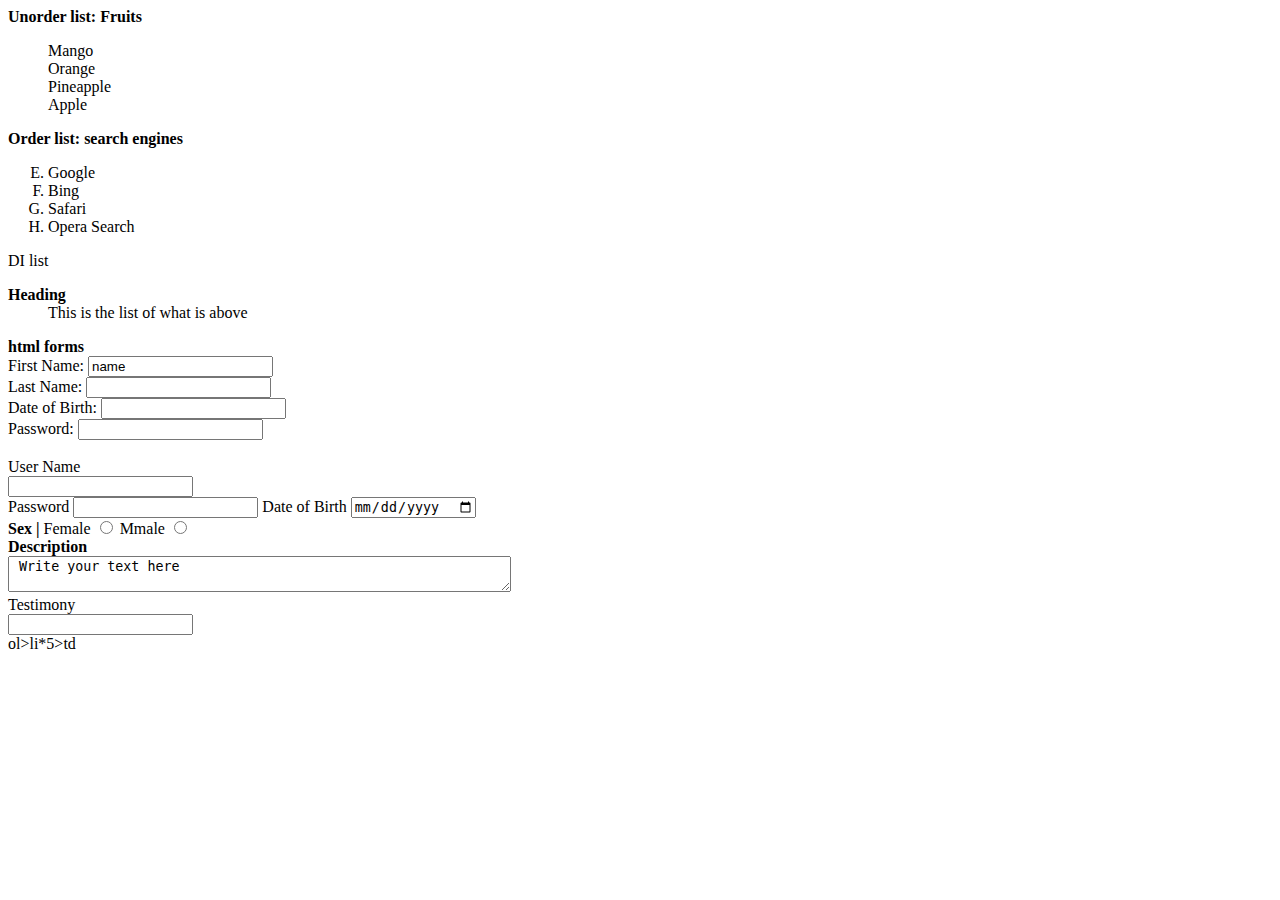
<file: index.html>
<!DOCTYPE html>
<html lang="en">
<head>
    <meta charset="UTF-8">
    <meta name="viewport" content="width=device-width, initial-scale=1.0">
    <title>Document</title>
</head>
<body>
<!-- html list -->    
<section> 
    <div> 
        <b>Unorder list: Fruits</b>
        <ul type="none">
            <li>Mango</li>
            <li>Orange</li>
            <li>Pineapple</li>
            <li>Apple</li>
        </ul>
    </div>
    <div>
        <b> Order list: search engines</b>
        <ol type="A" start="5">
            <li>Google</li>
            <li>Bing</li>
            <li>Safari</li>
            <li>Opera Search</li>
        </ol>
    </div>
    <div>
        <p>DI list</p>
        <dl>
            <dt>
               <b> Heading</b> 
            </dt>
            <dd>This is the list of what is above</dd>
        </dl>
    </div>
</section>

<!-- html forms -->
<secttion>
    <div>
        <b>html forms</b>
        <form>
            First Name: <input type:"text" name="fName" value="name" size="" maxlength="8" minlength="3">
            <br>
            Last Name: <input type:"text" name="lName">
            <br>
            Date of Birth: <input type:"date" name="DOB">
            <br>
            Password: <input type:"password" name="psw">
        </form>
    </div>
    <div> <br>
        <form>
            <label for="username">User Name</label> <br>
            <input type="text" id="uName" required> <br>
            <label for="psw">Password</label>
            <input type="password" id="id">
            <label for="DOB">Date of Birth</label>
            <input type="date" id="DOB">
        </form>
    </div>
    <div>
        <form>
            <b> Sex | </b>
            <label for="Female">Female</label> <input type="radio">
            <label for="Male">Mmale</label> <input type="radio">
        </form>
    </div>
    <div>
        <form>
            <b>Description</b> <br>
            <textarea name="description" id="description" row="50" cols="60"> Write your text here</textarea><br>
            <label for="Testimony">Testimony</label> <br> <input type="textarea" cols="60" row="50">
            
        </form>
    </div>
</secttion>
ol>li*5>td
</body>
</html>
</file>
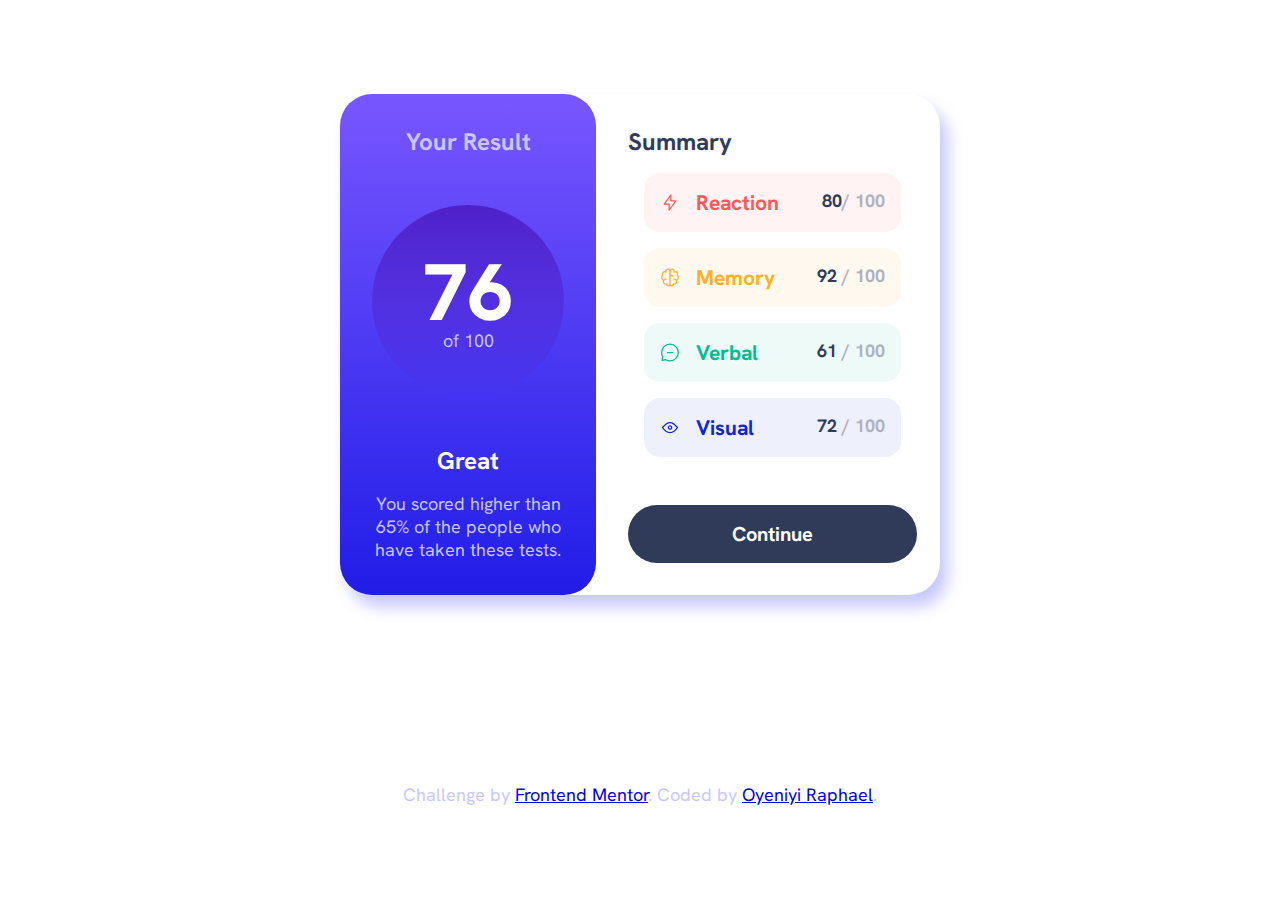
<file: FEM Result Summary/index.html>
<!DOCTYPE html>
<html lang="en">
<head>
    <meta charset="UTF-8">
    <meta name="viewport" content="width=device-width, initial-scale=1.0">
    <link rel="stylesheet" href="style.css">
    <link rel="preconnect" href="https://fonts.googleapis.com">
<link rel="preconnect" href="https://fonts.gstatic.com" crossorigin>
<link href="https://fonts.googleapis.com/css2?family=Hanken+Grotesk:ital,wght@0,100;0,200;0,300;0,400;0,500;0,600;0,700;0,800;0,900;1,100;1,200;1,300;1,400;1,500;1,600;1,700;1,800;1,900&display=swap" rel="stylesheet">
<link rel="icon" type="image/png" sizes="32x32" href="assets/images/favicon-32x32.png">
    <title>FEM Result Summary</title>
</head>
<body>
    <section>
        <div class="result-summary">
            <div class="results">
                <div class=" grid-flow" data-spacing="large" >
                    <h1 class="section-title"> Your Result</h1>
                    <p class="result-score"> <span class="score">76</span> of 100</p>
                <div>
                        <div class="grid-flow">
                            <p class="result-rank">Great</p>
                            <p>You scored higher than 65% of the people who have taken these tests.</p>
                        </div>
                    </div>
                </div>
            </div>
            <div class="summary">
                <div><h1 class="section-title">Summary</h1></div>
                <div class="summary-item" data-item-type="accent-1">
                    <div class="flex-group">
                        <img src="assets/images/icon-reaction.svg" alt="" srcset="">
                        <h3 class="summary-item-title">Reaction</h3>
                    </div>
                    <p class="summary-score">
                        <span>80</span>/ 100 
                    </p>
                </div>
                <div class="summary-item" data-item-type="accent-2">
                    <div class="flex-group">
                        <img src="assets/images/icon-memory.svg" alt="" srcset="">
                        <h3 class="summary-item-title">Memory</h3>
                    </div>
                    <p class="summary-score">
                        <span>92</span> / 100
                    </p>
                </div> 
                <div class="summary-item" data-item-type="accent-3">
                    <div class="flex-group">
                        <img src="assets/images/icon-verbal.svg" alt="" srcset="">
                        <h3 class="summary-item-title">Verbal</h3>
                    </div>
                    <p class="summary-score">
                        <span>61</span> / 100
                    </p>
                </div> 
                <div class="summary-item" data-item-type="accent-4">
                    <div class="flex-group">
                        <img src="assets/images/icon-visual.svg" alt="" srcset="">
                        <h3 class="summary-item-title">Visual</h3>
                    </div>
                    <p class="summary-score">
                        <span>72</span> / 100
                    </p>
                </div class="btn"> 
                <button class="botton">Continue</button>    
            </div>
        </div>
    </section>  
    <section>
        <div class="attribution">
            Challenge by <a href="https://www.frontendmentor.io?ref=challenge" target="_blank">Frontend Mentor</a>. 
            Coded by <a href="https://www.frontendmentor.io/profile/ralphoye">Oyeniyi Raphael</a>.
          </div>
    </section>
</body>
</html>
</file>
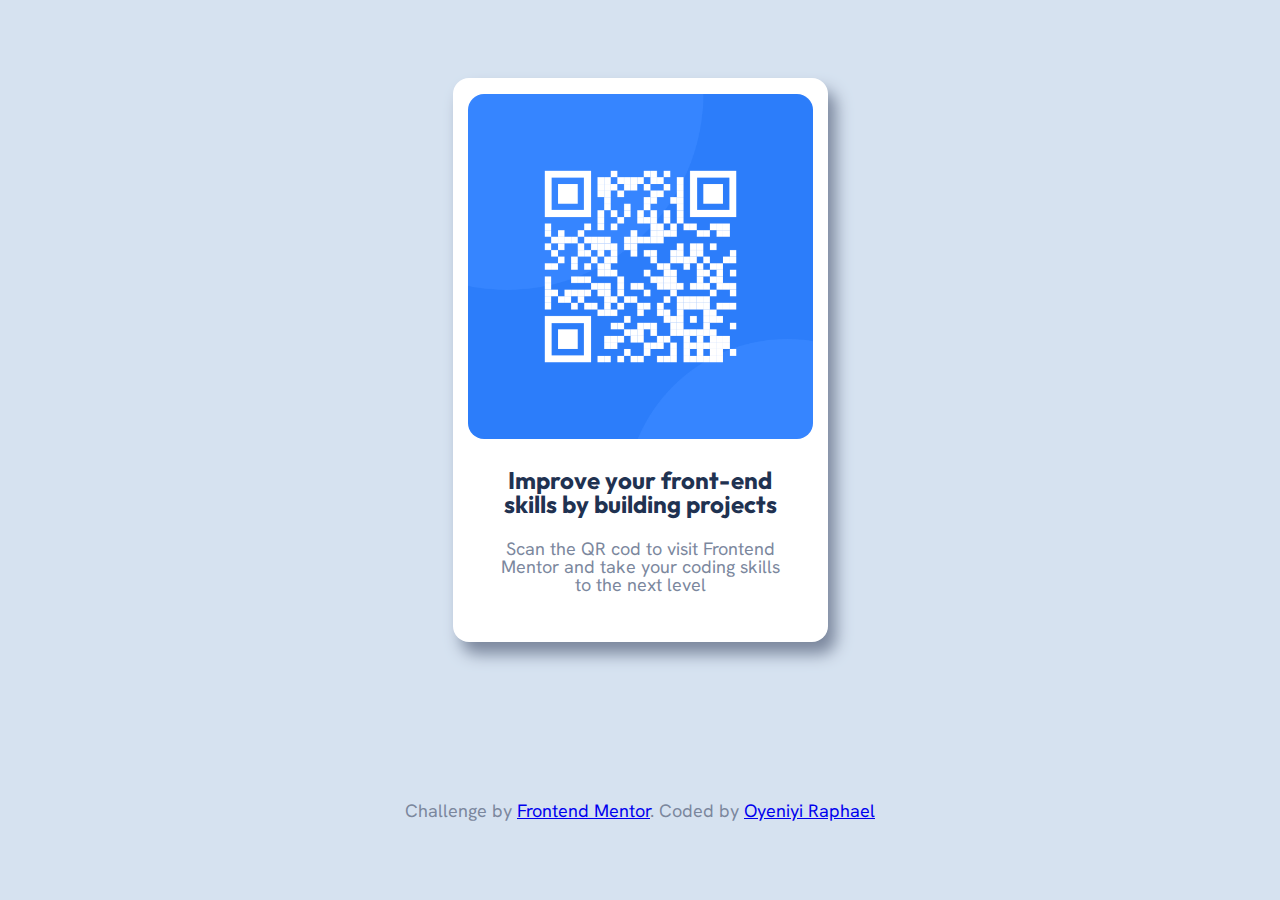
<file: FEM-qr-code/index.html>
<!DOCTYPE html>
<html lang="en">
<head>
  <meta charset="UTF-8">
  <meta name="viewport" content="width=device-width, initial-scale=1.0"> <!-- displays site properly based on user's device -->
  <link rel="stylesheet" href="style.css">
  <link rel="icon" type="image/png" sizes="32x32" href="./images/favicon-32x32.png">
  <link rel="preconnect" href="https://fonts.googleapis.com">
<link rel="preconnect" href="https://fonts.gstatic.com" crossorigin>
<link href="https://fonts.googleapis.com/css2?family=Hanken+Grotesk:ital,wght@0,100;0,200;0,300;0,400;0,500;0,600;0,700;0,800;0,900;1,100;1,200;1,300;1,400;1,500;1,600;1,700;1,800;1,900&family=Outfit:wght@100;200;300;400;500;600;700;800;900&display=swap" rel="stylesheet">
  <title>Frontend Mentor | QR code component</title>

</head>
<body>
    <section>
        <div class="grid">
            <div class="qrcode">
                <img src="images/image-qr-code.png" alt="" srcset="">
            
            </div>
                <div class="wrapper">
                    <div class="description"> 
                        <h2 class="wrapper"> Improve your front-end skills by building projects</h2>
                        <p class="wrapper"> Scan the QR cod to visit Frontend Mentor and take your coding skills to the next level </p>
                    </div>
                </div>    
        </div>
    </section>


    <section>
       <div class="attribution">
            <p> Challenge by <a href="https://www.frontendmentor.io?ref=challenge" target="_blank">Frontend Mentor</a>. Coded by <a href="https://www.frontendmentor.io/profile/ralphoye">Oyeniyi Raphael</a> </p>
      </div>
    </section>
</body>
</html>
</file>
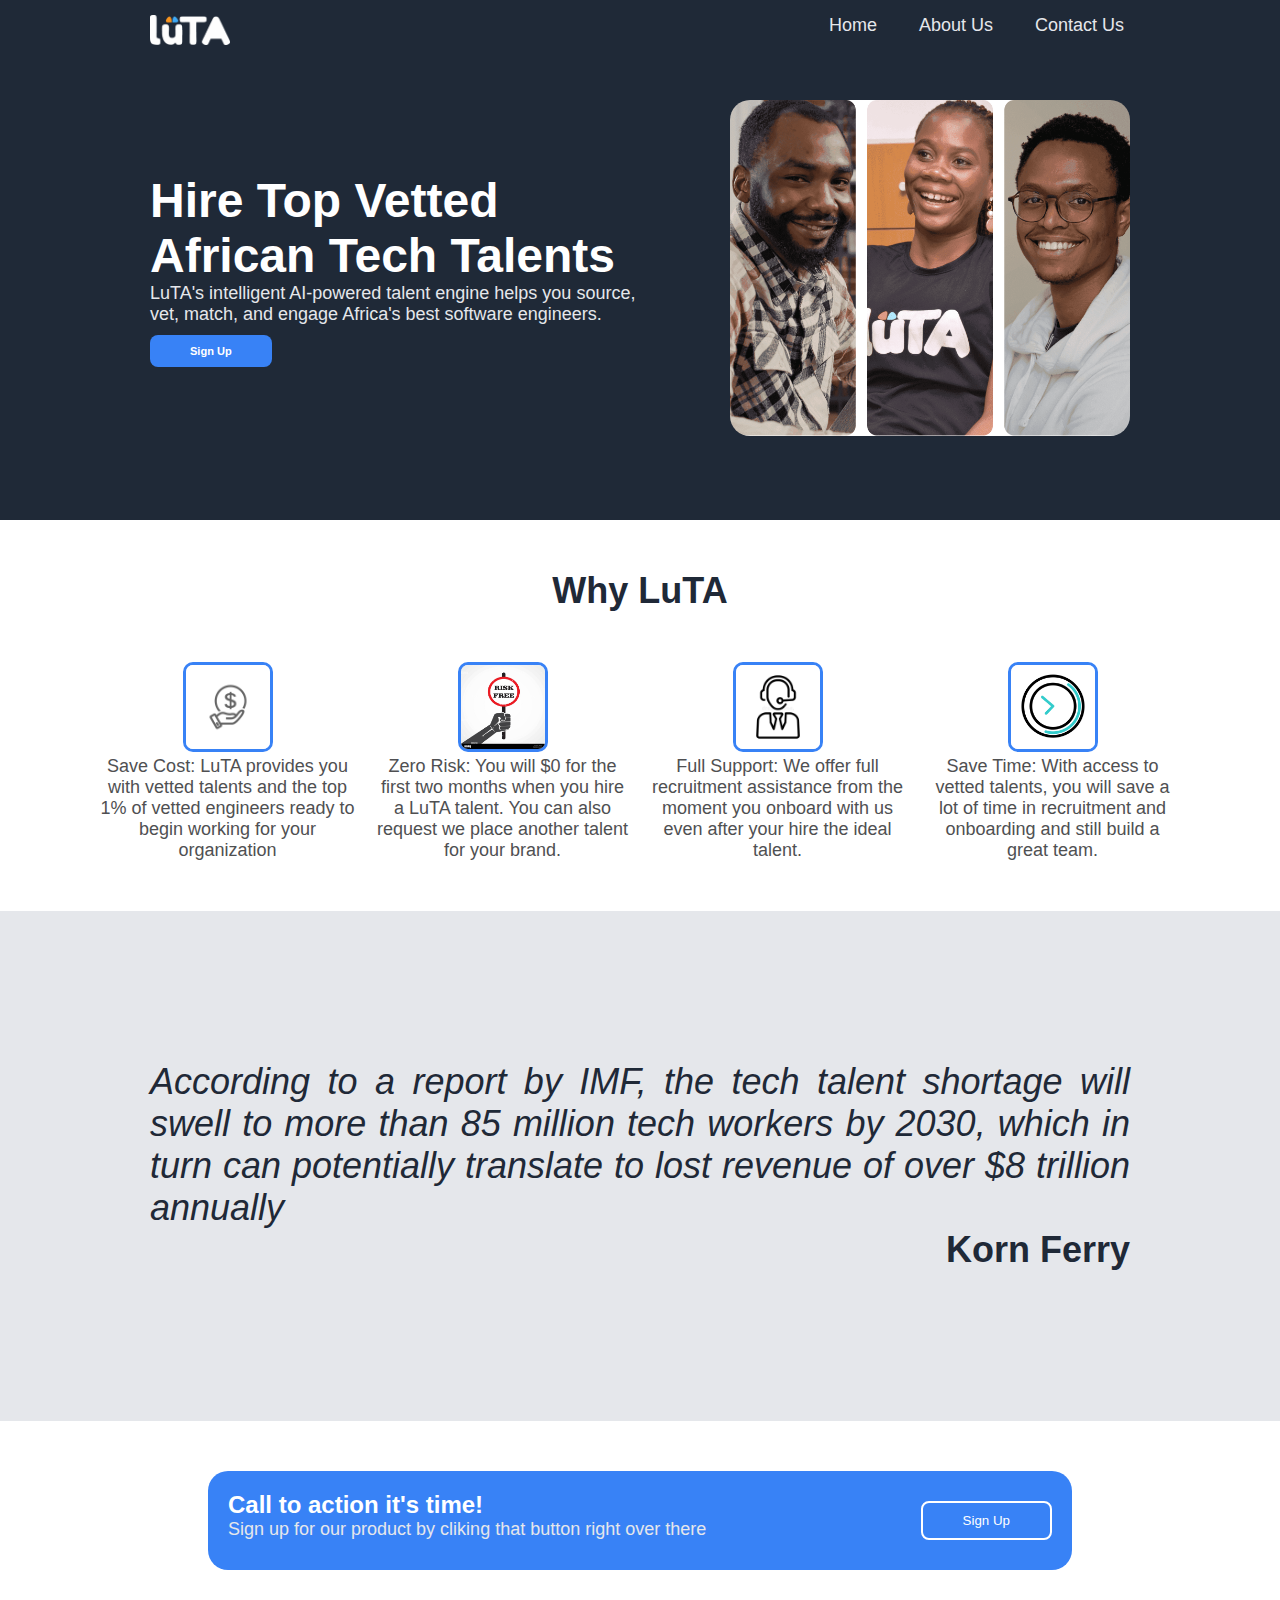
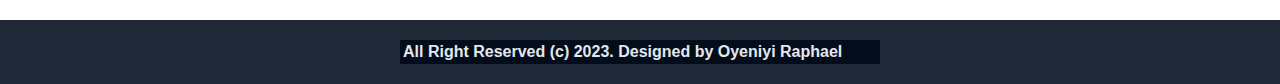
<file: landingpage/index.html>
<!DOCTYPE html>
<html lang="en">
<head>
    <meta charset="UTF-8">
    <meta name="viewport" content="width=device-width, initial-scale=1.0">
    <link rel="stylesheet" href="style.css">
    <link rel="icon" type="image/x-icon" href="images/luta logo.png">
    <title>Welcome to Lutah</title>
</head>
<body>
    <section class="header">
        <nav>
            <div class="menu">
                <img src="images/luta logo.png" class="logo" alt="LuTA Logo">
                <ul>
                    <li><a href="index.html">Home</a></li>
                        <li><a href="#About">About Us</a></li>
                        <li><a href="#Contact">Contact Us</a></li>
                </ul>
            </div>
        </nav>
        
        <div class="hero">
            <div id="htext">
                <h1>Hire Top Vetted African Tech Talents</h1>
                <p>LuTA's intelligent AI-powered talent engine helps you source, vet, match, and engage Africa's best software engineers.</p>
                <button> <h5>Sign Up </h5></button>
            </div>
            <div id="wimg">
                <img src="images/slider.jpg" height="250px"; alt="" srcset="">
            </div>
        </div>
    </section>

        <section id="boxes">
            <h2>Why LuTA</h2>
            <div class="container">
                <div class="box1">
                    <img src="images/save cost.png" alt="" srcset="">
                    <p>Save Cost: LuTA provides you with vetted talents and the top 1% of vetted engineers ready to begin working for your organization</p>
                </div>
                <div class="box2">
                    <img src="images/zero risk2.png" alt="" srcset="">
                    <p>Zero Risk: You will $0 for the first two months when you hire a LuTA talent. You can also request we place another talent for your brand.</p>
                </div>
                <div class="box3">
                    <img src="images/full suppor.png" alt="" srcset="">
                    <p>Full Support: We offer full recruitment assistance from the moment you onboard with us even after your hire the ideal talent.</p>
                </div>
                <div class="box4">
                    <img src="images/clock.gif" alt="" srcset="">
                    <p>Save Time: With access to vetted talents, you will save a lot of time in recruitment and onboarding and still build a great team.</p>
                </div>
            </div>
        </section>

    <section class="testimony">
        <div>
            <p>According to a report by IMF, the tech talent shortage will swell to more than 85 million tech workers by 2030, which in turn can potentially translate to lost revenue of over $8 trillion annually</p>
            <h5>Korn Ferry</h5>
        </div>
    </section>
    
    <section class="wraper">
        <div class="signup">
            <div>
                <h1>Call to action it's time!</h1>
                <p>Sign up for our product by cliking that button right over there</p>
            </div>
            <a>
                <a href='#'><button>Sign Up</button></a>
            </div>
        </div>
    </section>

    <footer>
        <p>All Right Reserved (c) 2023. Designed by <a href="https://www.linkedin.com/feed/">Oyeniyi Raphael</a></p>
    </footer>
    
</body>
</html>
</file>
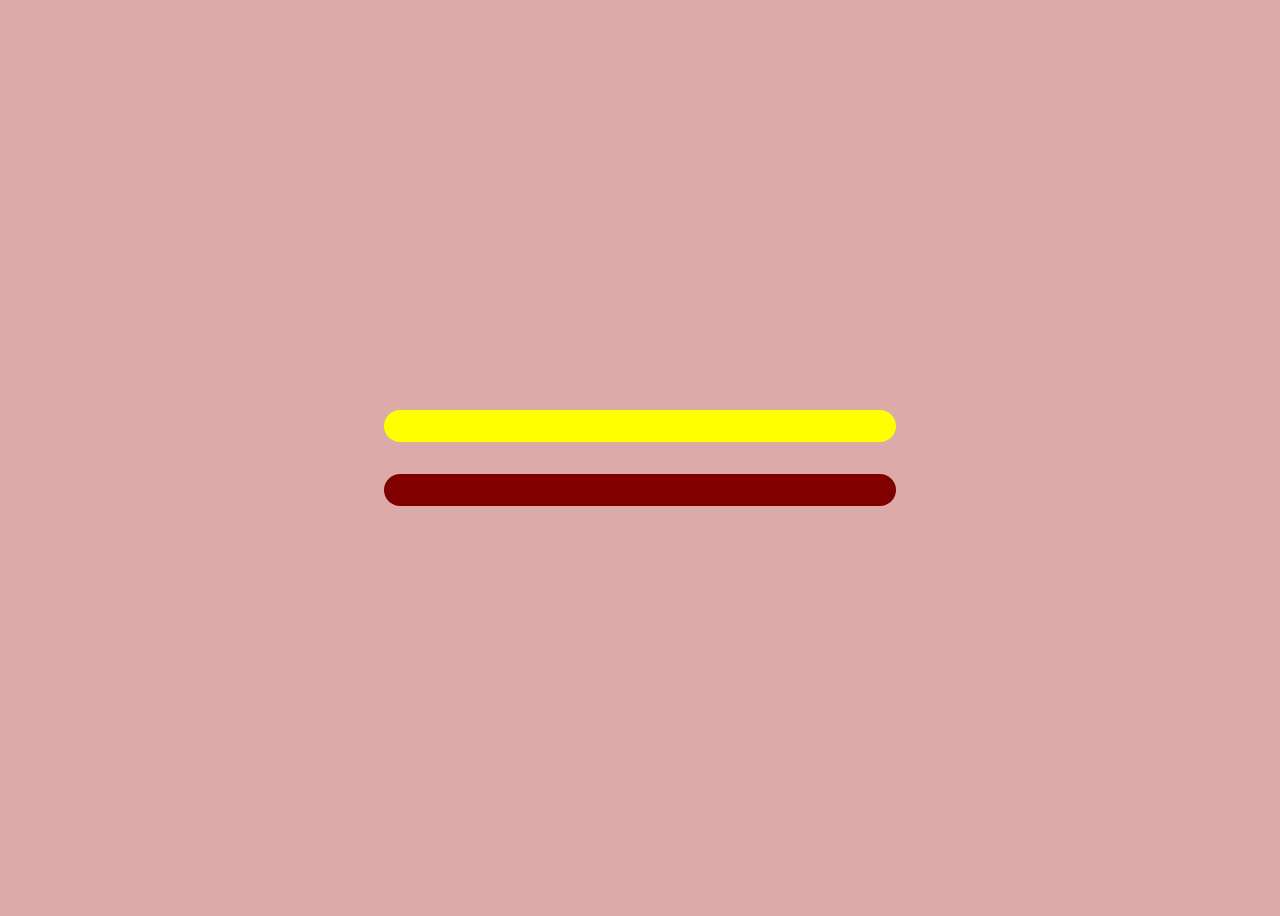
<file: colapsing.html>
<!DOCTYPE html>
<html lang="en">
<head>
    <meta charset="UTF-8">
    <meta name="viewport" content="width=device-width, initial-scale=1.0">
    <link rel="stylesheet" href="colapsing.css">
    <title>Collapsing Paragraph </title>
</head>
<body>

    <main>
        <div class="ex">
          <div>
            <h1>this is great!</h1>
          </div>
        </div>
        
        <div class="ex">
          <div>
            <p>Animating or transitioning to and from height auto is, well, not really possible (though it is being worked on!), but luckily, there is actually a solution using CSS Grid that’s really easy to implement!
        </p>
          </div>
        </div>
    </main>
</body>
</html>
</file>
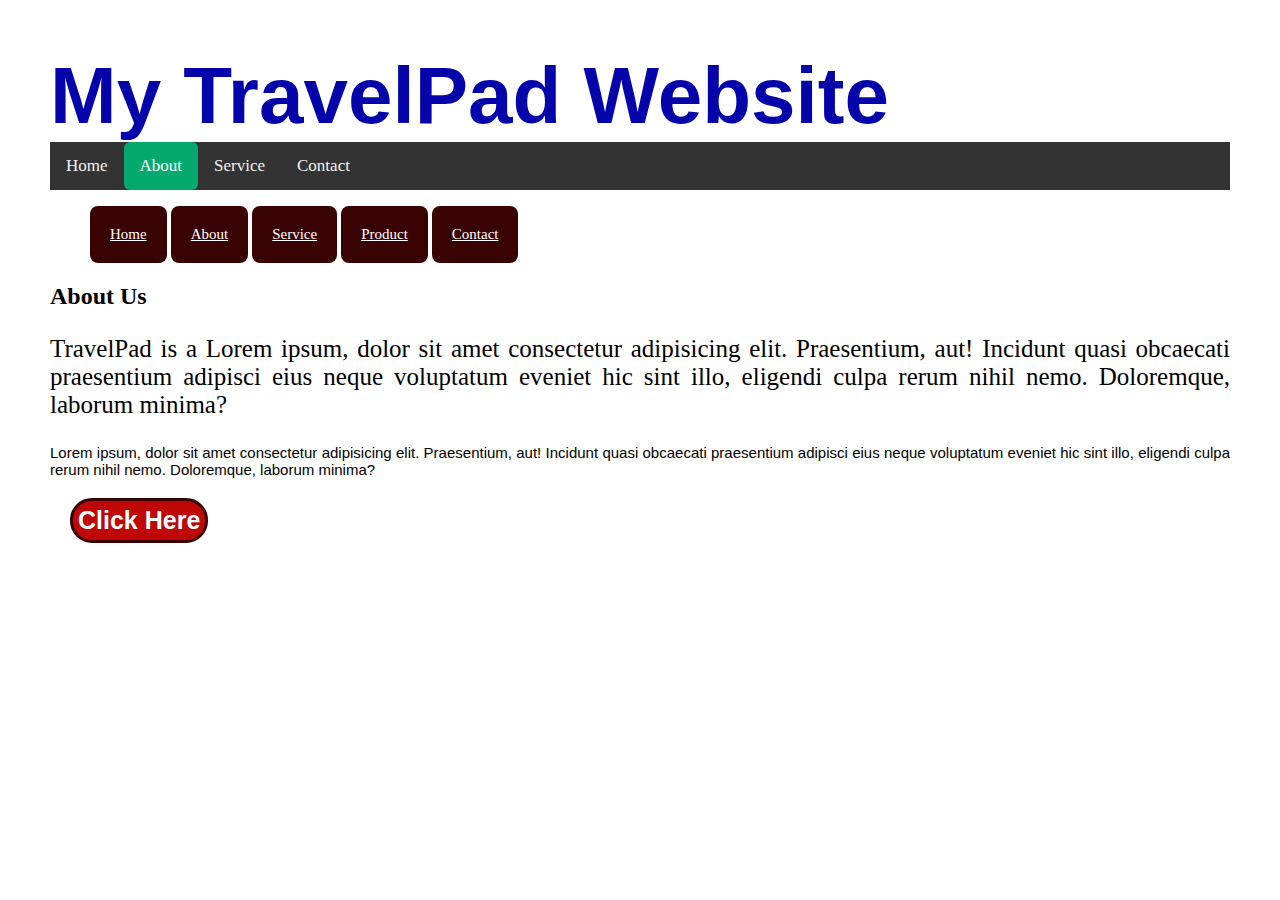
<file: TravelPad/about.html>
<!DOCTYPE html>
<html lang="en">
<head>
    <meta charset="UTF-8">
    <meta name="viewport" content="width=device-width, initial-scale=1.0">
    <link rel="stylesheet" href="style.css">
    <title>TravelPad</title>
</head>
<body>
    <h1>My TravelPad Website</h1>
    <div class="topnav">
        <a href="/TravelPad/index.html">Home</a>
        <a class="active" href="/TravelPad/about.html">About</a>
        <a href="https://accelerate.lutahq.com/">Service</a>
        <a href="https://lutahq.com/contact.html">Contact</a>
      </div>

    <div class="topmenu">
        <ul>
            <li><a href="/TravelPad/index.html">Home</a></li>
            <li><a href="/TravelPad/about.html">About</a></li>
            <li><a href="https://accelerate.lutahq.com/course.html">Service</a></li>
            <li><a href="https://accelerate.lutahq.com/">Product</a></li>
            <li><a href="https://lutahq.com/contact.html">Contact</a></li>
        </ul>
    </div>    

   <h2>About Us</h2>
    <p>TravelPad is a Lorem ipsum, dolor sit amet consectetur adipisicing elit. Praesentium, aut! Incidunt quasi obcaecati praesentium adipisci eius neque voluptatum eveniet hic sint illo, eligendi culpa rerum nihil nemo. Doloremque, laborum minima?</p>
       <p id="ksa">Lorem ipsum, dolor sit amet consectetur adipisicing elit. Praesentium, aut! Incidunt quasi obcaecati praesentium adipisci eius neque voluptatum eveniet hic sint illo, eligendi culpa rerum nihil nemo. Doloremque, laborum minima?</p>
    <h1 class="btn">Click Here</h1>
</body>
</html>
</file>
<file: FEM Result Summary/style.css>
:root {
/* Primary */
    --clr-primary-Light-red: hsl(0, 100%, 67%);
    --clr-primary-Orangey-yellow: hsl(39, 100%, 56%);
    --clr-primaryGreen-teal: hsl(166, 100%, 37%);
    --clr-primary-Cobalt-blue: hsl(234, 85%, 45%);

/* Gradients */
    --clr-bg-gradient-Light-slate-blue: hsl(252, 100%, 67%);
    --clr-bg-gradient-Light-royal-blue: hsl(241, 81%, 51%);
    --clr-circle-gradient-Violet-blue: hsla(256, 72%, 46%, 1);
    --clr-circle-Persian-blue: hsla(241, 72%, 34%, 0);

    /* Neutral */
    --clr-neutral-White: hsl(0, 0%, 100%);
    --clr-neutral-Pale-blue: hsl(223, 10%, 71%);
    --clr-neutral-Light-lavender: hsl(241, 100%, 89%);
    --clr-neutral-Dark-gray-blue: hsl(224, 30%, 27%);
    
    /* accent */
    --clr-bg-accent-1:hsla(0, 100%, 67%, 0.07);
    --clr-accent-1:hsl(0, 100%, 67%);
    --clr-bg-accent-2: hsl(39, 100%, 56%, 0.07 );
    --clr-accent-2: hsl(39, 100%, 56%);
    --clr-bg-accent-3: hsl(166, 100%, 37%, 0.07);
    --clr-accent-3: hsl(166, 100%, 37%);
    --clr-bg-accent-4: hsl(234, 85%, 45%, 0.07);
    --clr-accent-4: hsl(234, 85%, 45%);
    
    /* font */
    --font-family-default:'Hanken Grotesk', sans-serif;
    --fw-regular: 500;
    --fw-bold: 700;
    --fw-xxbold: 800;

    --fs-400: 1.125rem;
    --fs-500: 1.25rem;
    --fs-600: 1.5rem;
    --fs-700: 1.75rem;
    --fs-800: 2rem;
    --fs-900: 5rem;
}


* {
    box-sizing: border-box;
    margin: 0;

}

body {
    margin: 0;
    font-family: var(--font-family-default);
    font-size: var(--fs-400);
    color: var(--clr-neutral-Light-lavender)
}

img, svg {
    display: block;
    max-width: 100%;
    word-spacing:"length";
}

@media (min-width:600px) {
    body {
        min-height: 100vh;
        display:grid;
        place-items:center;
    }
    
}

.section-title {
    font-weight: var(--fw-bold);
    font-size: var(--fs-600)
}


.botton {
    border: none;
    padding: 1rem 12.5rem;
    border-radius: 5rem;
    font-family: var(--font-family-default);
    font-size: var(--fs-500);
    font-weight: var(--fw-bold);
    background: var(--clr-neutral-Dark-gray-blue);
    color: var(--clr-neutral-White);
    cursor: pointer;
    margin-top:2rem;


}

.botton:hover,
.botton:focus-visible {
    background: linear-gradient(var(--clr-bg-gradient-Light-slate-blue), var(--clr-bg-gradient-Light-royal-blue)); 
}

.result-summary {
    --padding:2rem;
    --border-radius:2rem;
    display: grid;
    max-width: 600px;
    border-radius: var(--border-radius);
}

.results {
    background: linear-gradient(var(--clr-bg-gradient-Light-slate-blue), var(--clr-bg-gradient-Light-royal-blue));
    text-align: center;
    padding: var(--padding);
    border-radius: 0 0 var(--border-radius) var(--border-radius);
}

@media (min-width:600px) {
    .result-summary {
        display: grid;
        grid-template-columns: 1fr 1fr;
        box-shadow: .5rem .75rem 1rem var(--clr-neutral-Light-lavender); 
    }  
    .body {place-items:center;}
    .botton {padding: 1rem 6.5rem;}
    .results {border-radius: 2rem}
        
    }

.score{
    color: var(--clr-neutral-White);
    font-size: var(--fs-900);
    font-weight: var(--fw-xxbold);
}
.result-rank{
    color: var(--clr-neutral-White);
    font-size: var(--fs-600);
    font-weight: var(--fw-bold);

}


.result-score{
    display: grid;
    margin-inline: auto;
    line-height: 1;
    place-content: center;
    height: 12rem;
    width: 12rem;
    border-radius: 50%;
    background: linear-gradient(var(--clr-circle-gradient-Violet-blue), var(--clr-circle-Persian-blue));
}

.grid-flow {
    display: grid;
    gap: 1rem;
    align-content:start;
}

.grid-flow[data-spacing="large"] {
    gap: 3rem;
}

.summary {
    padding: var(--padding); 
}

.flex-group {
    display: flex;
    gap: 1rem;
}

.summary .section-title {
    color: var(--clr-neutral-Dark-gray-blue);
}
.summary-item {
    --padding:1rem;
    display: flex;
    justify-content: space-between;
    padding:var(--padding);
    margin:1rem;
    border-radius:1rem;
}

.summary-item[data-item-type="accent-1"] {
    background-color: var(--clr-bg-accent-1);
    color:var(--clr-accent-1);    
}

.summary-item[data-item-type="accent-2"] {
    background-color: var(--clr-bg-accent-2);
    color:var(--clr-accent-2);    
}

.summary-item[data-item-type="accent-3"] {
    background-color: var(--clr-bg-accent-3);
    color:var(--clr-accent-3);    
}

.summary-item[data-item-type="accent-4"] {
    background-color: var(--clr-bg-accent-4);
    color:var(--clr-accent-4);    
}

.summary-score {
    font-weight: var(--fw-bold);
    color:var(--clr-neutral-Pale-blue)
}
.summary-score span{
    color:var(--clr-neutral-Dark-gray-blue)

}
</file>
<file: FEM-qr-code/style.css>
* {
      margin:0;
      padding:0;
      box-sizing: border-box;
      }

body {
    min-height: 100vh;
    display:grid;
    place-items: center;
    text-align:center;
    font-family: var(--font-family-default);
    font-size:var(--fs-400);
    color: var(--clr-Grayish-blue);
    background: var(--clr-Light-gray);
    
}

:root {
/* ## Colors */
    --clr-White: hsl(0, 0%, 100%);
    --clr-Light-gray: hsl(212, 45%, 89%);
    --clr-Grayish-blue: hsl(220, 15%, 55%);
    --clr-Dark-blue: hsl(218, 44%, 22%);


/* ### Font */
    --font-family-default:'Hanken Grotesk', sans-serif;
    --font-family-2:'Outfit', sans-serif;
    --fw-regular: 500;
    --fw-bold: 700;
    --fw-xxbold: 800;

    --fs-400: 1.125rem;
    --fs-500: 1.25rem;
    --fs-600: 1.5rem;
    --fs-700: 1.75rem;
    --fs-800: 2rem;
    --fs-900: 5rem;
    
/* Border Radius and Padding */
    --border-radius:1rem;
    --paddingXXX:1.5rem;
    --paddingXLR:0 1.5rem 1.5rem 1.5rem;
    --paddingXX:1rem;
    --paddingX:0.5rem;
}    


.grid {
    background:var(--clr-White);
    max-width: 375px;
    border-radius:var(--border-radius);
    box-shadow:.5rem .75rem 1rem var(--clr-Grayish-blue);
    display:grid;
    margin:0;
}

.wrapper {
    line-height:1;
    padding:var(--paddingXLR)
}

.description h2 {
    margin-top:1.5rem;
    font-size:var(--fs-600);
    color:var(--clr-Dark-blue);
    font-weight:var(--fw-bold);
    font-family:Outfit;  
}

img {
    margin-top:1rem;
    height:345px;
    width:345px;
    align-items:center;
    border-radius:var(--border-radius);
}
</file>
<file: landingpage/style.css>
/* General attribute */
* {
    margin: 0px;
    padding: 0px;
    box-sizing: border-box;
}

/* general body attribute */
body {
    background-color: #FFFFFF;
    padding: 0;
    font-family: 'Roboto', arial;
}

/* every section has a class wrapper and right and left set to 100px */
.wraper {
    margin: 0px 100px 0px 100px;
    padding: 0;
}

/* header section with the hero text and picture */
/* logo and menu bar */
.header {
    background-color: #1F2937;
}

nav {
    background-color: #1F2937;
    width: 100%;
    position: fixed;
    padding:0px 150px 0px 150px;
    overflow: hidden;  
}

.logo {
height: auto;
width: 80px;
}

nav .menu {
    display: flex;
    justify-content: space-between;
    flex-wrap:wrap;
    text-align: center;
    padding: 15px 0px;
    
}

.menu ul {
    display: flex;
    gap: 30px;
    list-style: none;
}

.menu a {
    text-decoration: none;
    color:#E5E7EB;
    font-size: 18px;
    padding: 6px;
    border-radius:6px;
    max-width: max-content;
}
.menu a:hover, a:focus {
    background-color: #3882f6;
    text-decoration: none;
}

/* hero section */
/* .hero {
    display: flex;
    flex-wrap: wrap;
    justify-content: space-between;
    align-items: center;
    gap:20px;
    padding: 100px 150px 80px 150px;
}

.hero >* {
    flex: 1;
} */

.hero {
    display:inline-block;
    display: flex;
    flex-wrap: wrap;
    justify-content: space-between;
    align-items: center;
    gap:20px;
    padding: 100px 150px 80px 150px;
}

#htext {
    align-items: center;
    width: 50%;
}

.hero img {
    align-items: center;
    width: 400px; 
    height: auto;
    border-radius: 20px; 
    object-fit:fill;
    object-position:center;
}

.hero h1 {
    color:#FFFFFF;
    font-size: 48px;
    font-weight: bolder;
}

.hero p {
    color:#E5E7EB;
    font-size: 18px;
    margin-bottom: 10px;
}

.hero button {
    width: max-content;
    max-height: fit-content;
    box-sizing: content-box;
    background-color: #3882f6;
    color: #FFFFFF;
    border-radius: 8px;
    padding: 10px 40px;
    border:none;
}

.hero button:hover, button:focus {
    background-color: #E5E7EB;
    color:#3882f6;
    text-decoration: none;
}

/* column section / why LuTA */

.container {
    max-width:100%px;
    margin: 50px 100px 0px 100px;
    display: flex;
    flex-direction:row;
    flex-wrap:wrap;
    gap:20px;
    text-align: center;
    justify-content: space-between
  }
  
  .container> * {
    flex: 1;
  }
  /* .box1, .box2, .box3, .box4 {
    min-width: 190px;
    flex-grow: 2;
    flex-shrink: 0;
    width:190px;
  } */
  
  

#boxes {margin-top: 50px;
}

#boxes h2 {
    font-size: 36px;
    color: #1f2937;
    text-align: center;
    font-weight: 800;
}
.container img {
    width: 90px;
    height: 90px;
    border-radius: 10px;
    border: 3px solid #3882f6;
}

.container p {
    font-size: 18px;
    color: #4f5052;

}

/* quote section */
.testimony {
    background-color:#E5E7EB;
    margin-top: 50px;
    text-align: justify;
    font-size: 36px;
    padding: 150px;
    color:#1f2937;
    font-style: italic;
}

.testimony h5 {
    color: #1F2937;
    font-size: 36px;
    text-align: right;
    padding: 0px;
    font-style: normal;
}

/* call to action/sign up section */
.signup {
    background-color: #3882f6;
    justify-content: space-between;
    margin: auto;
    margin-top: 50px;
    display: flex;
    gap:20px;
    flex-wrap:wrap;
    align-items: center;
    border-radius: 20px;
    padding: 20px;
    width: 80%
}

.signup h1 {
    color:#FFFFFF;
    font-size: 24px;
    font-weight: bolder;
}

.signup p {
    color:#E5E7EB;
    font-size: 18px;
    margin-bottom: 10px;
}

.signup button {
    width: max-content;
    max-height: fit-content;
    box-sizing: content-box;
    background-color: #3882f6;
    color: #FFFFFF;
    border-radius: 8px;
    padding: 10px 40px;
    border: 2px solid rgb(255, 255, 255);
}
.signup button:hover, button:focus {
    background-color: #E5E7EB;
    color:#3882f6;
    text-decoration: none;
}

/* footer section */
footer {
    margin-top: 50px;
    background-color: #1f2937;
    padding: 20px;
    display: flex;
    justify-content: center;
    
}

footer p {
    width: fit-content;
    background-color: #020c1b;
    width: 480px;  
    padding: 3px;
    color:#e5e7eb;
    font-weight: bold;
}

footer a {
    color:#e5e7eb;
    text-decoration: none;
}
</file>
<file: colapsing.css>
.ex {
    background: yellow;
    padding: 1rem 3rem;
    border-radius: 20px;
    cursor: pointer;
    display: grid;
    grid-template-rows: 0fr;
    transition: grid-template-rows ease-in-out .4s;
}

.ex > div {
      overflow: hidden;
      
    }
.ex:hover {
      grid-template-rows: 1fr;
    }
.ex:nth-child(2) {
      background: maroon;
      color: white;
    }
  
  
body {
    display: grid;
    place-items: center;
    min-height: 100vh;
    font-family: sans-serif;
    background: #daa;
  }
  
main {
    max-width: 40vw;
    display: flex;
    flex-direction: column;
    gap: 2rem;
  }
</file>
<file: TravelPad/style.css>
body {
    margin: 50px;
}
h1 {
    color:rgb(4, 4, 170);
    
    font-family: Impact, Haettenschweiler, 'Arial Narrow Bold', sans-serif;
    font-size: 80px;
    margin: 0px;
}

p {
    font-family: Georgia, 'Times New Roman', Times, serif;
    font-size: 25px;
    text-align: justify;
}

.btn {
    width: max-content;
    max-height: fit-content;
    border: 3px solid #3a0303;
    border-radius: 22px;
    margin: 20px;
    background-color: rgb(192, 7, 7);
    color: azure;
    font-family: 'Trebuchet MS', 'Lucida Sans Unicode', 'Lucida Grande', 'Lucida Sans', Arial, sans-serif;
    font-size: 25px;
    padding: 5px;
    box-sizing: content-box
}

#ksa {
    font-family: 'Trebuchet MS', 'Lucida Sans Unicode', 'Lucida Grande', 'Lucida Sans', Arial, sans-serif;
    font-size: 15px;  
}

li {
    display: inline-block;
    background-color: #3a0303;
    color: white;
    font-size: 15px;    
    padding: 10px;
    border-radius: 8px;        
}

.topmenu a {
    display: inline-block;
    background-color: #3a0303;
    color: white;
    font-size: 15px;    
    padding: 10px;
    border-radius: 8px;    
}
    
.topmenu a:hover {
    color:#ecf015;
    text-decoration : none;
    }
    
.topmenu a:visited {
        color:#474743;
       text-decoration : none;     
    } 



.topnav {
  overflow: hidden;
  background-color: #333;
}

.topnav a {
  float: left;
  color: #f2f2f2;
  text-align: center;
  padding: 14px 16px;
  border-radius: 6px;
  text-decoration: none;
  font-size: 17px;
}

.topnav a:hover {
  background-color: #ddd;
  color: black;
}

.topnav a.active {
  background-color: #04AA6D;
  color: white;
}

.topnav a:visited {
    color:#474743;
   text-decoration : none;     
}
</file>
